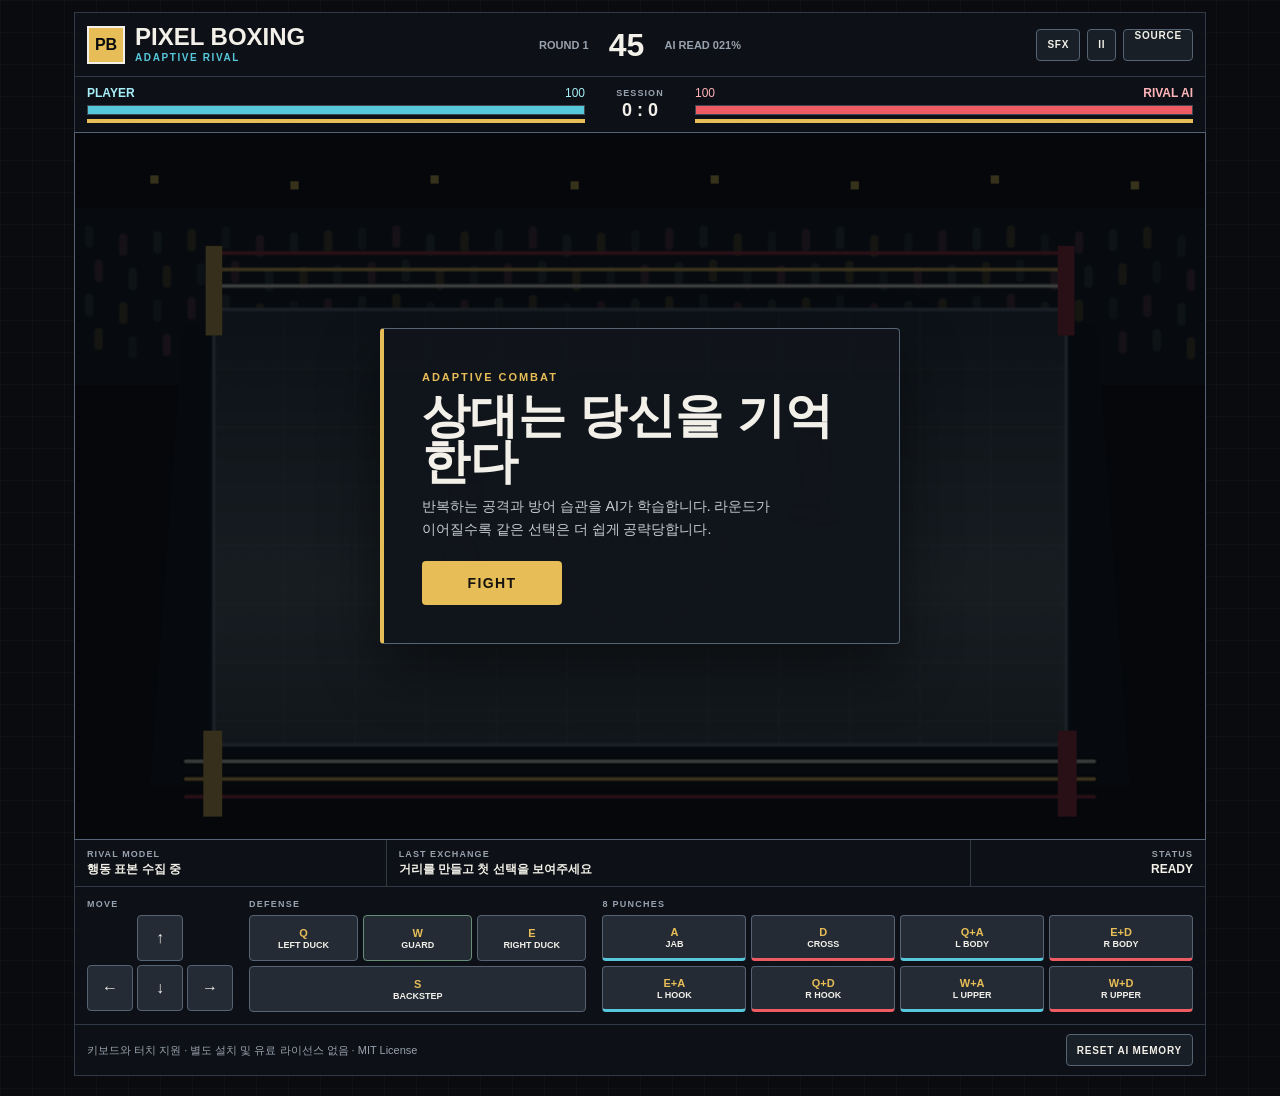
<file: pixel-boxing/index.html>
<!doctype html>
<html lang="ko">
<head>
  <meta charset="utf-8">
  <meta name="viewport" content="width=device-width, initial-scale=1, viewport-fit=cover">
  <meta name="theme-color" content="#090b0f">
  <meta name="description" content="플레이어의 습관을 학습하며 라운드마다 강해지는 AI 복서와 싸우는 브라우저 액션 게임">
  <title>Pixel Boxing: Adaptive Rival</title>
  <link rel="stylesheet" href="styles.css">
</head>
<body>
  <main class="game-shell">
    <header class="broadcast-bar">
      <div class="brand-lockup">
        <span class="brand-mark" aria-hidden="true">PB</span>
        <div>
          <h1>Pixel Boxing</h1>
          <p>Adaptive Rival</p>
        </div>
      </div>

      <div class="round-readout" aria-live="polite">
        <span id="roundLabel">ROUND 1</span>
        <strong id="timerLabel">45</strong>
        <span id="aiReadLabel">AI READ 012%</span>
      </div>

      <div class="header-actions">
        <button class="icon-button" id="soundButton" type="button" aria-label="사운드 끄기" title="사운드 켜기/끄기">SFX</button>
        <button class="icon-button" id="pauseButton" type="button" aria-label="일시정지" title="일시정지">II</button>
        <a class="repo-link" href="https://github.com/acertainromance401/GAME" target="_blank" rel="noreferrer">SOURCE</a>
      </div>
    </header>

    <section class="fight-hud" aria-label="경기 상태">
      <div class="fighter-status player-status">
        <div class="status-line">
          <strong>PLAYER</strong>
          <span id="playerHpText">100</span>
        </div>
        <div class="meter hp-meter"><span id="playerHpBar"></span></div>
        <div class="meter stamina-meter"><span id="playerStaminaBar"></span></div>
      </div>

      <div class="session-score">
        <span>SESSION</span>
        <strong><b id="playerScore">0</b> : <b id="enemyScore">0</b></strong>
      </div>

      <div class="fighter-status enemy-status">
        <div class="status-line">
          <span id="enemyHpText">100</span>
          <strong>RIVAL AI</strong>
        </div>
        <div class="meter hp-meter"><span id="enemyHpBar"></span></div>
        <div class="meter stamina-meter"><span id="enemyStaminaBar"></span></div>
      </div>
    </section>

    <section class="arena-stage" aria-label="Pixel Boxing 경기장">
      <canvas id="gameCanvas" width="960" height="600" tabindex="0" aria-label="복싱 게임 캔버스"></canvas>

      <div class="fight-overlay is-visible" id="fightOverlay" role="dialog" aria-modal="true" aria-labelledby="overlayTitle">
        <div class="overlay-panel">
          <span class="overlay-kicker" id="overlayKicker">ADAPTIVE COMBAT</span>
          <h2 id="overlayTitle">상대는 당신을 기억한다</h2>
          <p id="overlayText">반복하는 공격과 방어 습관을 AI가 학습합니다. 라운드가 이어질수록 같은 선택은 더 쉽게 공략당합니다.</p>
          <button class="primary-action" id="overlayButton" type="button">FIGHT</button>
        </div>
      </div>

      <div class="impact-message" id="impactMessage" aria-live="assertive"></div>
    </section>

    <section class="tactical-strip" aria-label="AI 분석 상태">
      <div class="readout-block">
        <span class="readout-label">RIVAL MODEL</span>
        <strong id="modelLabel">관찰 시작 전</strong>
      </div>
      <div class="readout-block center-readout">
        <span class="readout-label">LAST EXCHANGE</span>
        <strong id="exchangeLabel">거리를 만들고 첫 선택을 보여주세요</strong>
      </div>
      <div class="readout-block right-readout">
        <span class="readout-label">STATUS</span>
        <strong id="statusLabel">READY</strong>
      </div>
    </section>

    <section class="controls-panel" aria-label="게임 조작">
      <div class="control-group movement-controls">
        <span class="group-label">MOVE</span>
        <div class="dpad">
          <button class="control-button dpad-up" data-hold="up" type="button" aria-label="위로 이동">&uarr;</button>
          <button class="control-button dpad-left" data-hold="left" type="button" aria-label="왼쪽 이동">&larr;</button>
          <button class="control-button dpad-down" data-hold="down" type="button" aria-label="아래로 이동">&darr;</button>
          <button class="control-button dpad-right" data-hold="right" type="button" aria-label="오른쪽 이동">&rarr;</button>
        </div>
      </div>

      <div class="control-group defense-controls">
        <span class="group-label">DEFENSE</span>
        <div class="defense-grid">
          <button class="control-button defense-button" data-action="duck_left" type="button"><kbd>Q</kbd><span>LEFT DUCK</span></button>
          <button class="control-button defense-button guard-button" data-hold="guard" type="button"><kbd>W</kbd><span>GUARD</span></button>
          <button class="control-button defense-button" data-action="duck_right" type="button"><kbd>E</kbd><span>RIGHT DUCK</span></button>
          <button class="control-button defense-button wide-control" data-action="backstep" type="button"><kbd>S</kbd><span>BACKSTEP</span></button>
        </div>
      </div>

      <div class="control-group attack-controls">
        <span class="group-label">8 PUNCHES</span>
        <div class="attack-grid">
          <button class="control-button attack-button lead" data-action="jab" type="button"><kbd>A</kbd><span>JAB</span></button>
          <button class="control-button attack-button rear" data-action="cross" type="button"><kbd>D</kbd><span>CROSS</span></button>
          <button class="control-button attack-button lead" data-action="left_body" type="button"><kbd>Q+A</kbd><span>L BODY</span></button>
          <button class="control-button attack-button rear" data-action="right_body" type="button"><kbd>E+D</kbd><span>R BODY</span></button>
          <button class="control-button attack-button lead" data-action="left_hook" type="button"><kbd>E+A</kbd><span>L HOOK</span></button>
          <button class="control-button attack-button rear" data-action="right_hook" type="button"><kbd>Q+D</kbd><span>R HOOK</span></button>
          <button class="control-button attack-button lead" data-action="left_uppercut" type="button"><kbd>W+A</kbd><span>L UPPER</span></button>
          <button class="control-button attack-button rear" data-action="right_uppercut" type="button"><kbd>W+D</kbd><span>R UPPER</span></button>
        </div>
      </div>
    </section>

    <footer class="submission-footer">
      <p>키보드와 터치 지원 · 별도 설치 및 유료 라이선스 없음 · MIT License</p>
      <button id="resetLearningButton" type="button">RESET AI MEMORY</button>
    </footer>
  </main>

  <script src="game.js" defer></script>
</body>
</html>
</file>
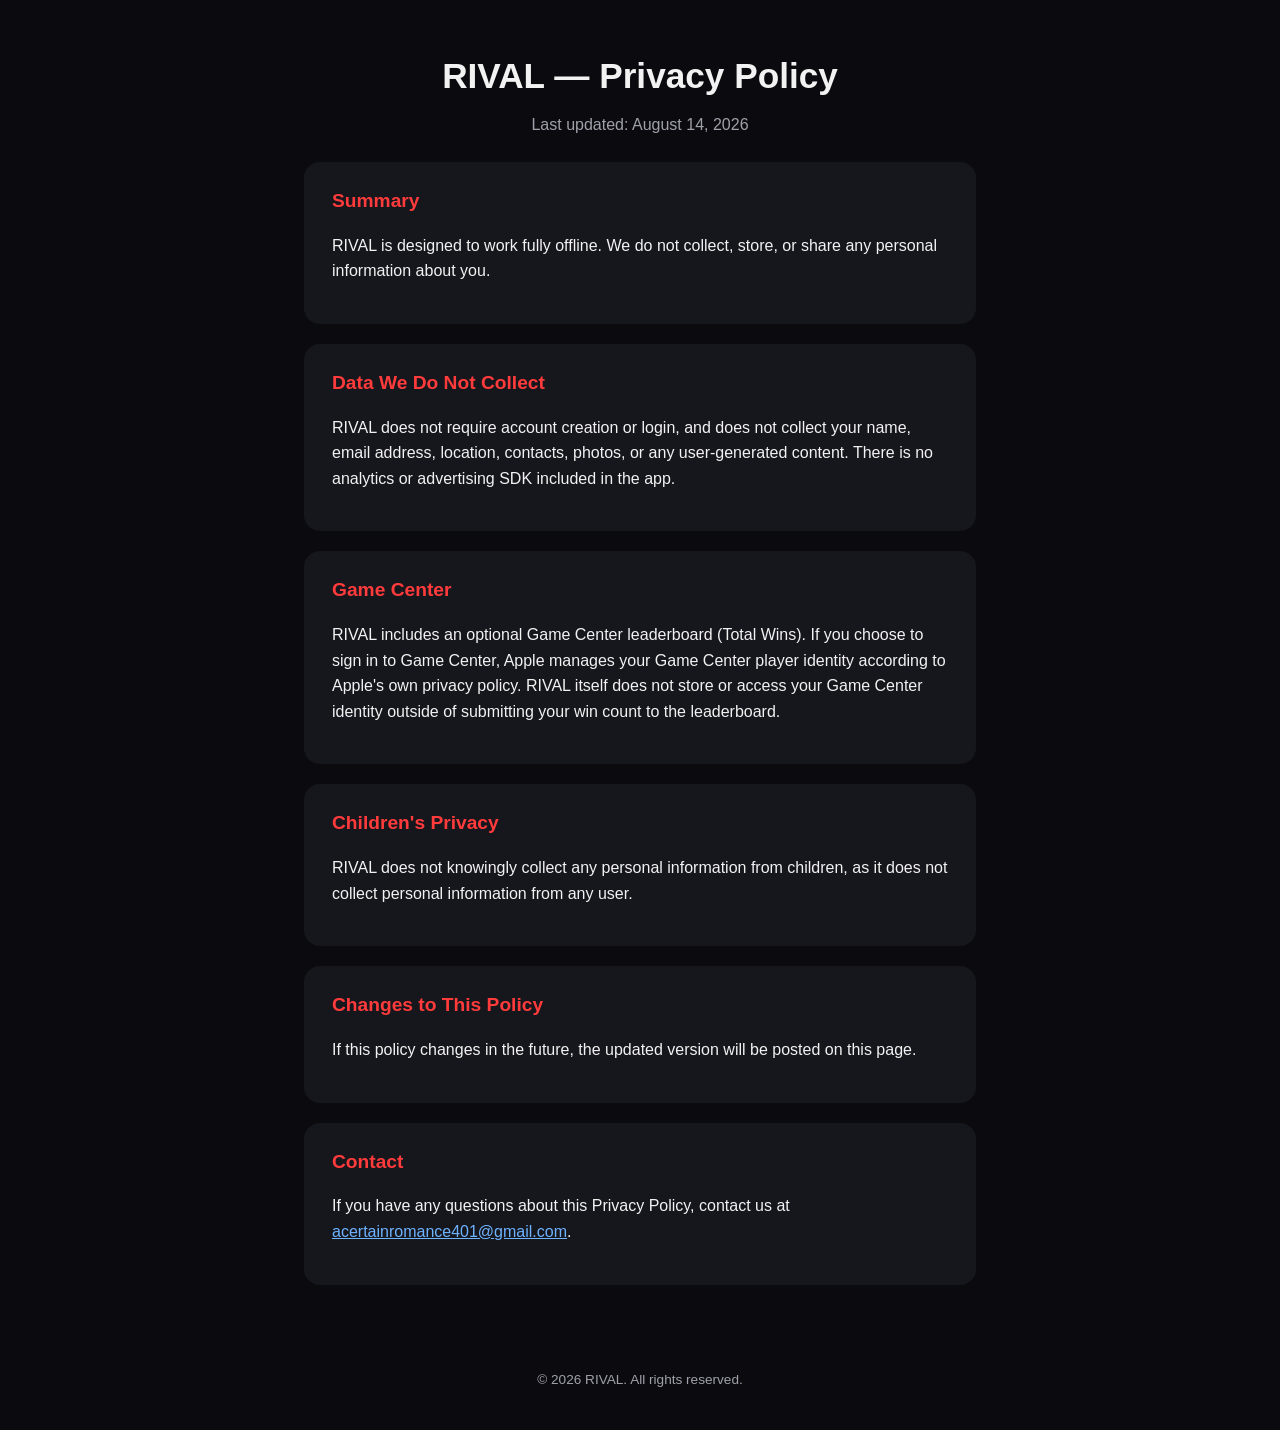
<file: docs/privacy/index.html>
<!DOCTYPE html>
<html lang="en">
<head>
<meta charset="UTF-8">
<meta name="viewport" content="width=device-width, initial-scale=1.0">
<title>RIVAL — Privacy Policy</title>
<style>
  :root {
    --bg: #0b0b0f;
    --card: #16161d;
    --accent: #ff3b3b;
    --text: #f2f2f2;
    --muted: #a0a0ab;
  }
  * { box-sizing: border-box; }
  body {
    margin: 0;
    font-family: -apple-system, BlinkMacSystemFont, "Segoe UI", Roboto, Helvetica, Arial, sans-serif;
    background: var(--bg);
    color: var(--text);
    line-height: 1.6;
  }
  header {
    padding: 48px 24px 24px;
    text-align: center;
  }
  header h1 {
    font-size: 2.2rem;
    margin: 0 0 8px;
  }
  header p {
    color: var(--muted);
    margin: 0;
  }
  main {
    max-width: 720px;
    margin: 0 auto;
    padding: 0 24px 64px;
  }
  section {
    background: var(--card);
    border-radius: 16px;
    padding: 24px 28px;
    margin-bottom: 20px;
  }
  h2 {
    font-size: 1.2rem;
    margin-top: 0;
    color: var(--accent);
  }
  a { color: #6db3ff; }
  footer {
    text-align: center;
    color: var(--muted);
    font-size: 0.85rem;
    padding-bottom: 40px;
  }
</style>
</head>
<body>
  <header>
    <h1>RIVAL — Privacy Policy</h1>
    <p>Last updated: August 14, 2026</p>
  </header>
  <main>
    <section>
      <h2>Summary</h2>
      <p>RIVAL is designed to work fully offline. We do not collect, store, or share any personal information about you.</p>
    </section>

    <section>
      <h2>Data We Do Not Collect</h2>
      <p>RIVAL does not require account creation or login, and does not collect your name, email address, location, contacts, photos, or any user-generated content. There is no analytics or advertising SDK included in the app.</p>
    </section>

    <section>
      <h2>Game Center</h2>
      <p>RIVAL includes an optional Game Center leaderboard (Total Wins). If you choose to sign in to Game Center, Apple manages your Game Center player identity according to Apple's own privacy policy. RIVAL itself does not store or access your Game Center identity outside of submitting your win count to the leaderboard.</p>
    </section>

    <section>
      <h2>Children's Privacy</h2>
      <p>RIVAL does not knowingly collect any personal information from children, as it does not collect personal information from any user.</p>
    </section>

    <section>
      <h2>Changes to This Policy</h2>
      <p>If this policy changes in the future, the updated version will be posted on this page.</p>
    </section>

    <section>
      <h2>Contact</h2>
      <p>If you have any questions about this Privacy Policy, contact us at <a href="mailto:acertainromance401@gmail.com">acertainromance401@gmail.com</a>.</p>
    </section>
  </main>
  <footer>
    &copy; 2026 RIVAL. All rights reserved.
  </footer>
</body>
</html>
</file>
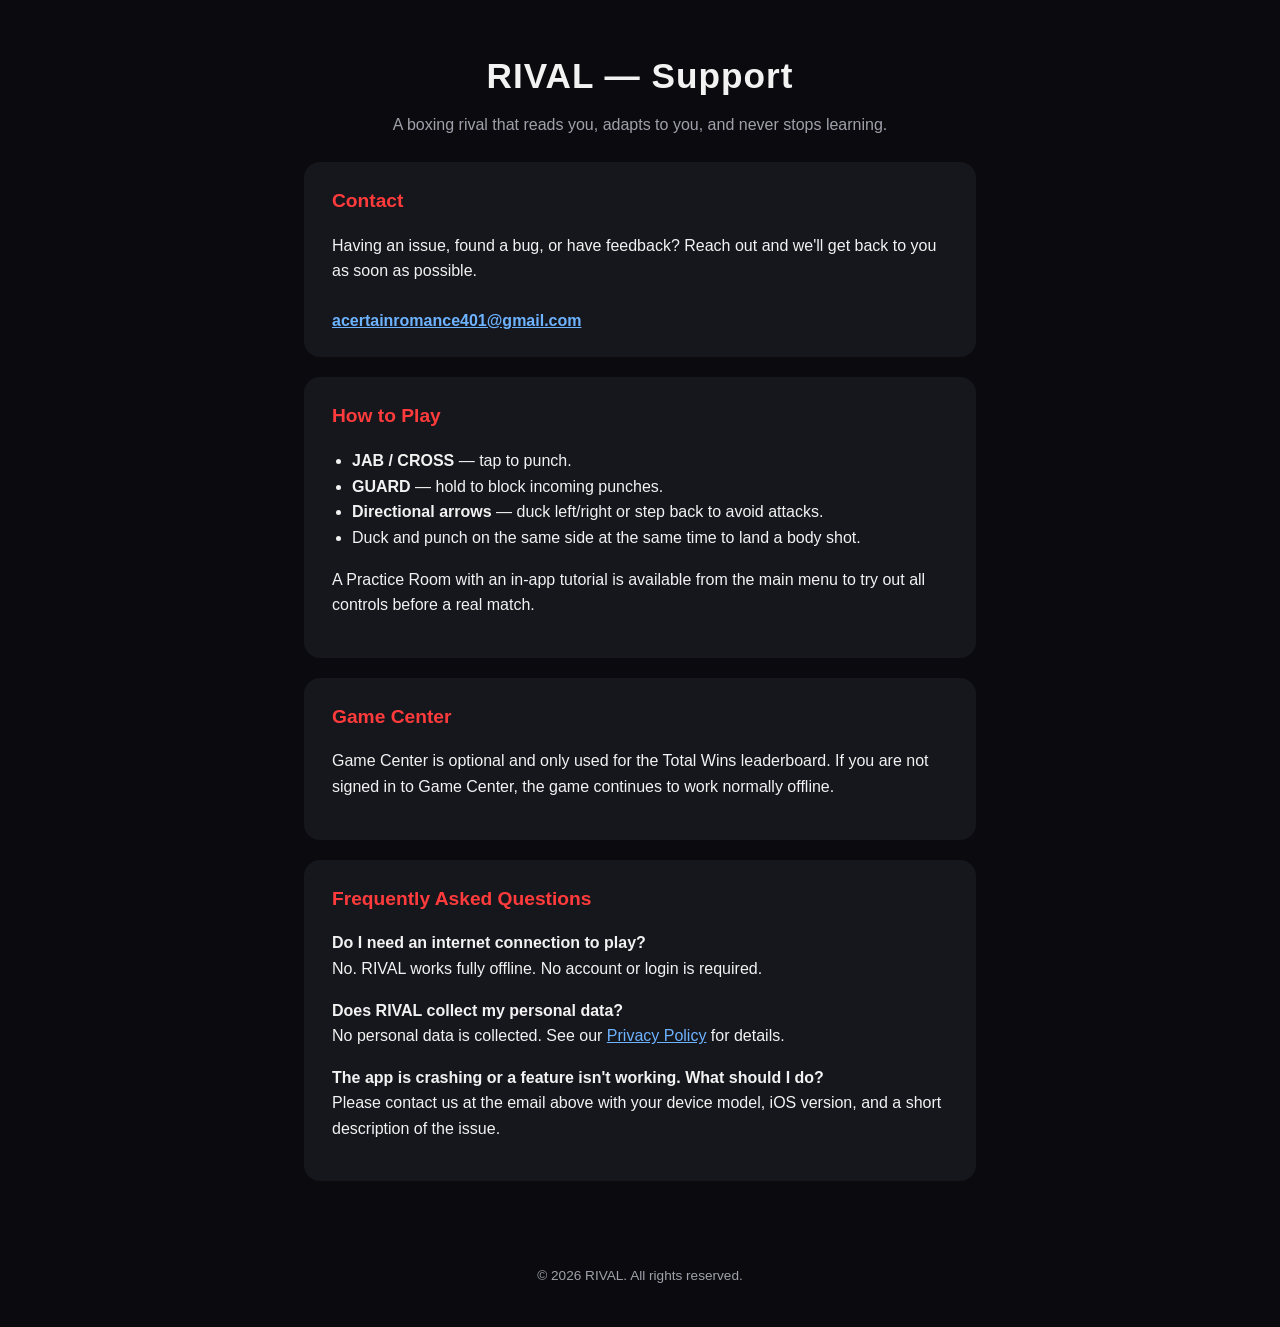
<file: docs/support/index.html>
<!DOCTYPE html>
<html lang="en">
<head>
<meta charset="UTF-8">
<meta name="viewport" content="width=device-width, initial-scale=1.0">
<title>RIVAL — Support</title>
<style>
  :root {
    --bg: #0b0b0f;
    --card: #16161d;
    --accent: #ff3b3b;
    --text: #f2f2f2;
    --muted: #a0a0ab;
  }
  * { box-sizing: border-box; }
  body {
    margin: 0;
    font-family: -apple-system, BlinkMacSystemFont, "Segoe UI", Roboto, Helvetica, Arial, sans-serif;
    background: var(--bg);
    color: var(--text);
    line-height: 1.6;
  }
  header {
    padding: 48px 24px 24px;
    text-align: center;
  }
  header h1 {
    font-size: 2.2rem;
    margin: 0 0 8px;
    letter-spacing: 1px;
  }
  header p {
    color: var(--muted);
    margin: 0;
  }
  main {
    max-width: 720px;
    margin: 0 auto;
    padding: 0 24px 64px;
  }
  section {
    background: var(--card);
    border-radius: 16px;
    padding: 24px 28px;
    margin-bottom: 20px;
  }
  h2 {
    font-size: 1.2rem;
    margin-top: 0;
    color: var(--accent);
  }
  a { color: #6db3ff; }
  .contact {
    display: inline-block;
    margin-top: 8px;
    font-weight: 600;
  }
  footer {
    text-align: center;
    color: var(--muted);
    font-size: 0.85rem;
    padding-bottom: 40px;
  }
  ul { padding-left: 20px; }
</style>
</head>
<body>
  <header>
    <h1>RIVAL — Support</h1>
    <p>A boxing rival that reads you, adapts to you, and never stops learning.</p>
  </header>
  <main>
    <section>
      <h2>Contact</h2>
      <p>Having an issue, found a bug, or have feedback? Reach out and we'll get back to you as soon as possible.</p>
      <a class="contact" href="mailto:acertainromance401@gmail.com">acertainromance401@gmail.com</a>
    </section>

    <section>
      <h2>How to Play</h2>
      <ul>
        <li><strong>JAB / CROSS</strong> — tap to punch.</li>
        <li><strong>GUARD</strong> — hold to block incoming punches.</li>
        <li><strong>Directional arrows</strong> — duck left/right or step back to avoid attacks.</li>
        <li>Duck and punch on the same side at the same time to land a body shot.</li>
      </ul>
      <p>A Practice Room with an in-app tutorial is available from the main menu to try out all controls before a real match.</p>
    </section>

    <section>
      <h2>Game Center</h2>
      <p>Game Center is optional and only used for the Total Wins leaderboard. If you are not signed in to Game Center, the game continues to work normally offline.</p>
    </section>

    <section>
      <h2>Frequently Asked Questions</h2>
      <p><strong>Do I need an internet connection to play?</strong><br>
      No. RIVAL works fully offline. No account or login is required.</p>
      <p><strong>Does RIVAL collect my personal data?</strong><br>
      No personal data is collected. See our <a href="../privacy/index.html">Privacy Policy</a> for details.</p>
      <p><strong>The app is crashing or a feature isn't working. What should I do?</strong><br>
      Please contact us at the email above with your device model, iOS version, and a short description of the issue.</p>
    </section>
  </main>
  <footer>
    &copy; 2026 RIVAL. All rights reserved.
  </footer>
</body>
</html>
</file>
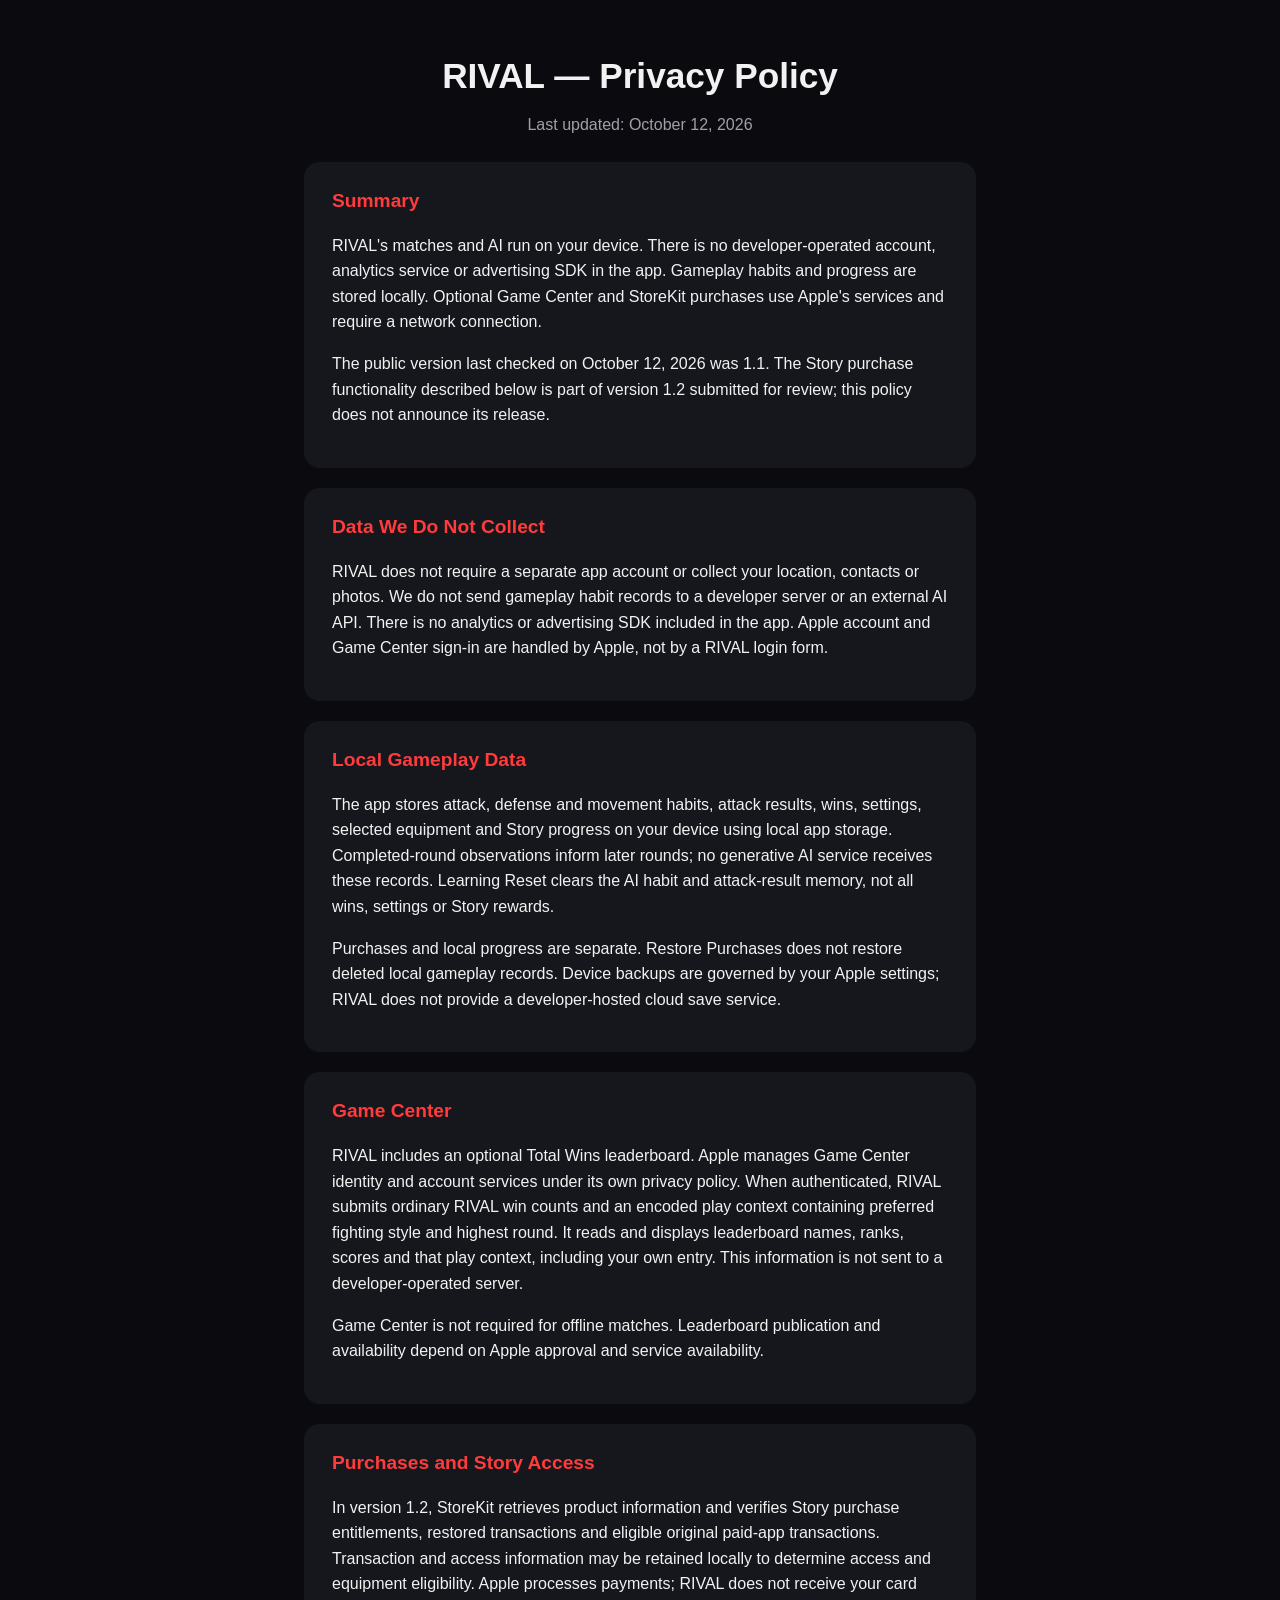
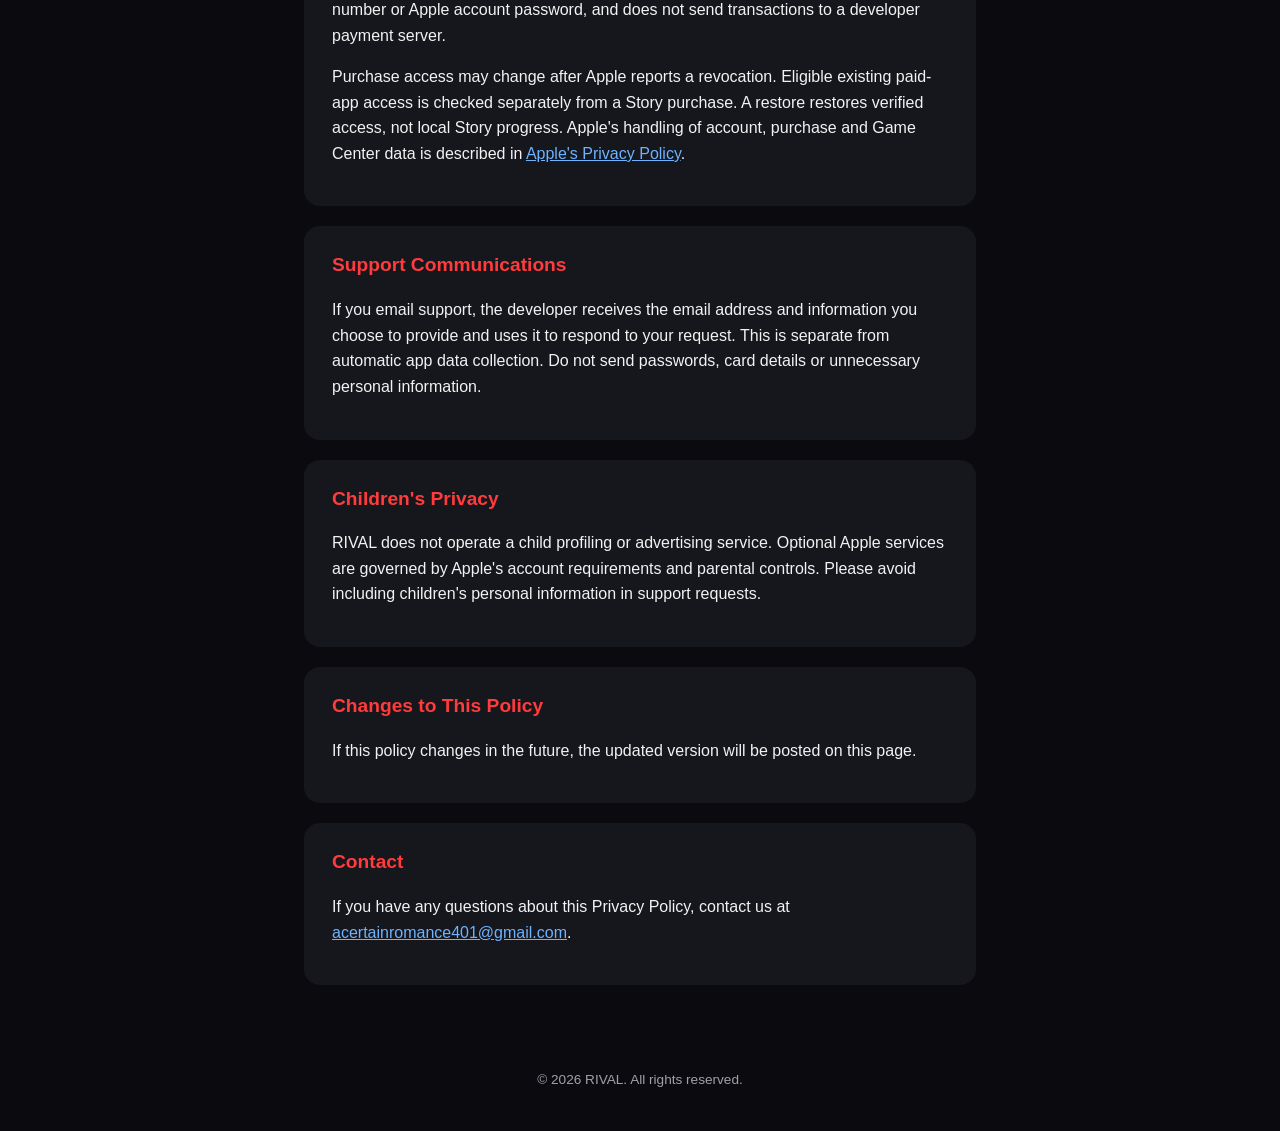
<file: pixel-boxing/privacy/index.html>
<!DOCTYPE html>
<html lang="en">
<head>
<meta charset="UTF-8">
<meta name="viewport" content="width=device-width, initial-scale=1.0">
<title>RIVAL — Privacy Policy</title>
<style>
  :root {
    --bg: #0b0b0f;
    --card: #16161d;
    --accent: #ff3b3b;
    --text: #f2f2f2;
    --muted: #a0a0ab;
  }
  * { box-sizing: border-box; }
  body {
    margin: 0;
    font-family: -apple-system, BlinkMacSystemFont, "Segoe UI", Roboto, Helvetica, Arial, sans-serif;
    background: var(--bg);
    color: var(--text);
    line-height: 1.6;
  }
  header {
    padding: 48px 24px 24px;
    text-align: center;
  }
  header h1 {
    font-size: 2.2rem;
    margin: 0 0 8px;
  }
  header p {
    color: var(--muted);
    margin: 0;
  }
  main {
    max-width: 720px;
    margin: 0 auto;
    padding: 0 24px 64px;
  }
  section {
    background: var(--card);
    border-radius: 16px;
    padding: 24px 28px;
    margin-bottom: 20px;
  }
  h2 {
    font-size: 1.2rem;
    margin-top: 0;
    color: var(--accent);
  }
  a { color: #6db3ff; }
  footer {
    text-align: center;
    color: var(--muted);
    font-size: 0.85rem;
    padding-bottom: 40px;
  }
</style>
</head>
<body>
  <header>
    <h1>RIVAL — Privacy Policy</h1>
    <p>Last updated: October 12, 2026</p>
  </header>
  <main>
    <section>
      <h2>Summary</h2>
      <p>RIVAL's matches and AI run on your device. There is no developer-operated account, analytics service or advertising SDK in the app. Gameplay habits and progress are stored locally. Optional Game Center and StoreKit purchases use Apple's services and require a network connection.</p>
      <p>The public version last checked on October 12, 2026 was 1.1. The Story purchase functionality described below is part of version 1.2 submitted for review; this policy does not announce its release.</p>
    </section>

    <section>
      <h2>Data We Do Not Collect</h2>
      <p>RIVAL does not require a separate app account or collect your location, contacts or photos. We do not send gameplay habit records to a developer server or an external AI API. There is no analytics or advertising SDK included in the app. Apple account and Game Center sign-in are handled by Apple, not by a RIVAL login form.</p>
    </section>

    <section>
      <h2>Local Gameplay Data</h2>
      <p>The app stores attack, defense and movement habits, attack results, wins, settings, selected equipment and Story progress on your device using local app storage. Completed-round observations inform later rounds; no generative AI service receives these records. Learning Reset clears the AI habit and attack-result memory, not all wins, settings or Story rewards.</p>
      <p>Purchases and local progress are separate. Restore Purchases does not restore deleted local gameplay records. Device backups are governed by your Apple settings; RIVAL does not provide a developer-hosted cloud save service.</p>
    </section>

    <section>
      <h2>Game Center</h2>
      <p>RIVAL includes an optional Total Wins leaderboard. Apple manages Game Center identity and account services under its own privacy policy. When authenticated, RIVAL submits ordinary RIVAL win counts and an encoded play context containing preferred fighting style and highest round. It reads and displays leaderboard names, ranks, scores and that play context, including your own entry. This information is not sent to a developer-operated server.</p>
      <p>Game Center is not required for offline matches. Leaderboard publication and availability depend on Apple approval and service availability.</p>
    </section>

    <section>
      <h2>Purchases and Story Access</h2>
      <p>In version 1.2, StoreKit retrieves product information and verifies Story purchase entitlements, restored transactions and eligible original paid-app transactions. Transaction and access information may be retained locally to determine access and equipment eligibility. Apple processes payments; RIVAL does not receive your card number or Apple account password, and does not send transactions to a developer payment server.</p>
      <p>Purchase access may change after Apple reports a revocation. Eligible existing paid-app access is checked separately from a Story purchase. A restore restores verified access, not local Story progress. Apple's handling of account, purchase and Game Center data is described in <a href="https://www.apple.com/legal/privacy/">Apple's Privacy Policy</a>.</p>
    </section>

    <section>
      <h2>Support Communications</h2>
      <p>If you email support, the developer receives the email address and information you choose to provide and uses it to respond to your request. This is separate from automatic app data collection. Do not send passwords, card details or unnecessary personal information.</p>
    </section>

    <section>
      <h2>Children's Privacy</h2>
      <p>RIVAL does not operate a child profiling or advertising service. Optional Apple services are governed by Apple's account requirements and parental controls. Please avoid including children's personal information in support requests.</p>
    </section>

    <section>
      <h2>Changes to This Policy</h2>
      <p>If this policy changes in the future, the updated version will be posted on this page.</p>
    </section>

    <section>
      <h2>Contact</h2>
      <p>If you have any questions about this Privacy Policy, contact us at <a href="mailto:acertainromance401@gmail.com">acertainromance401@gmail.com</a>.</p>
    </section>
  </main>
  <footer>
    &copy; 2026 RIVAL. All rights reserved.
  </footer>
</body>
</html>
</file>
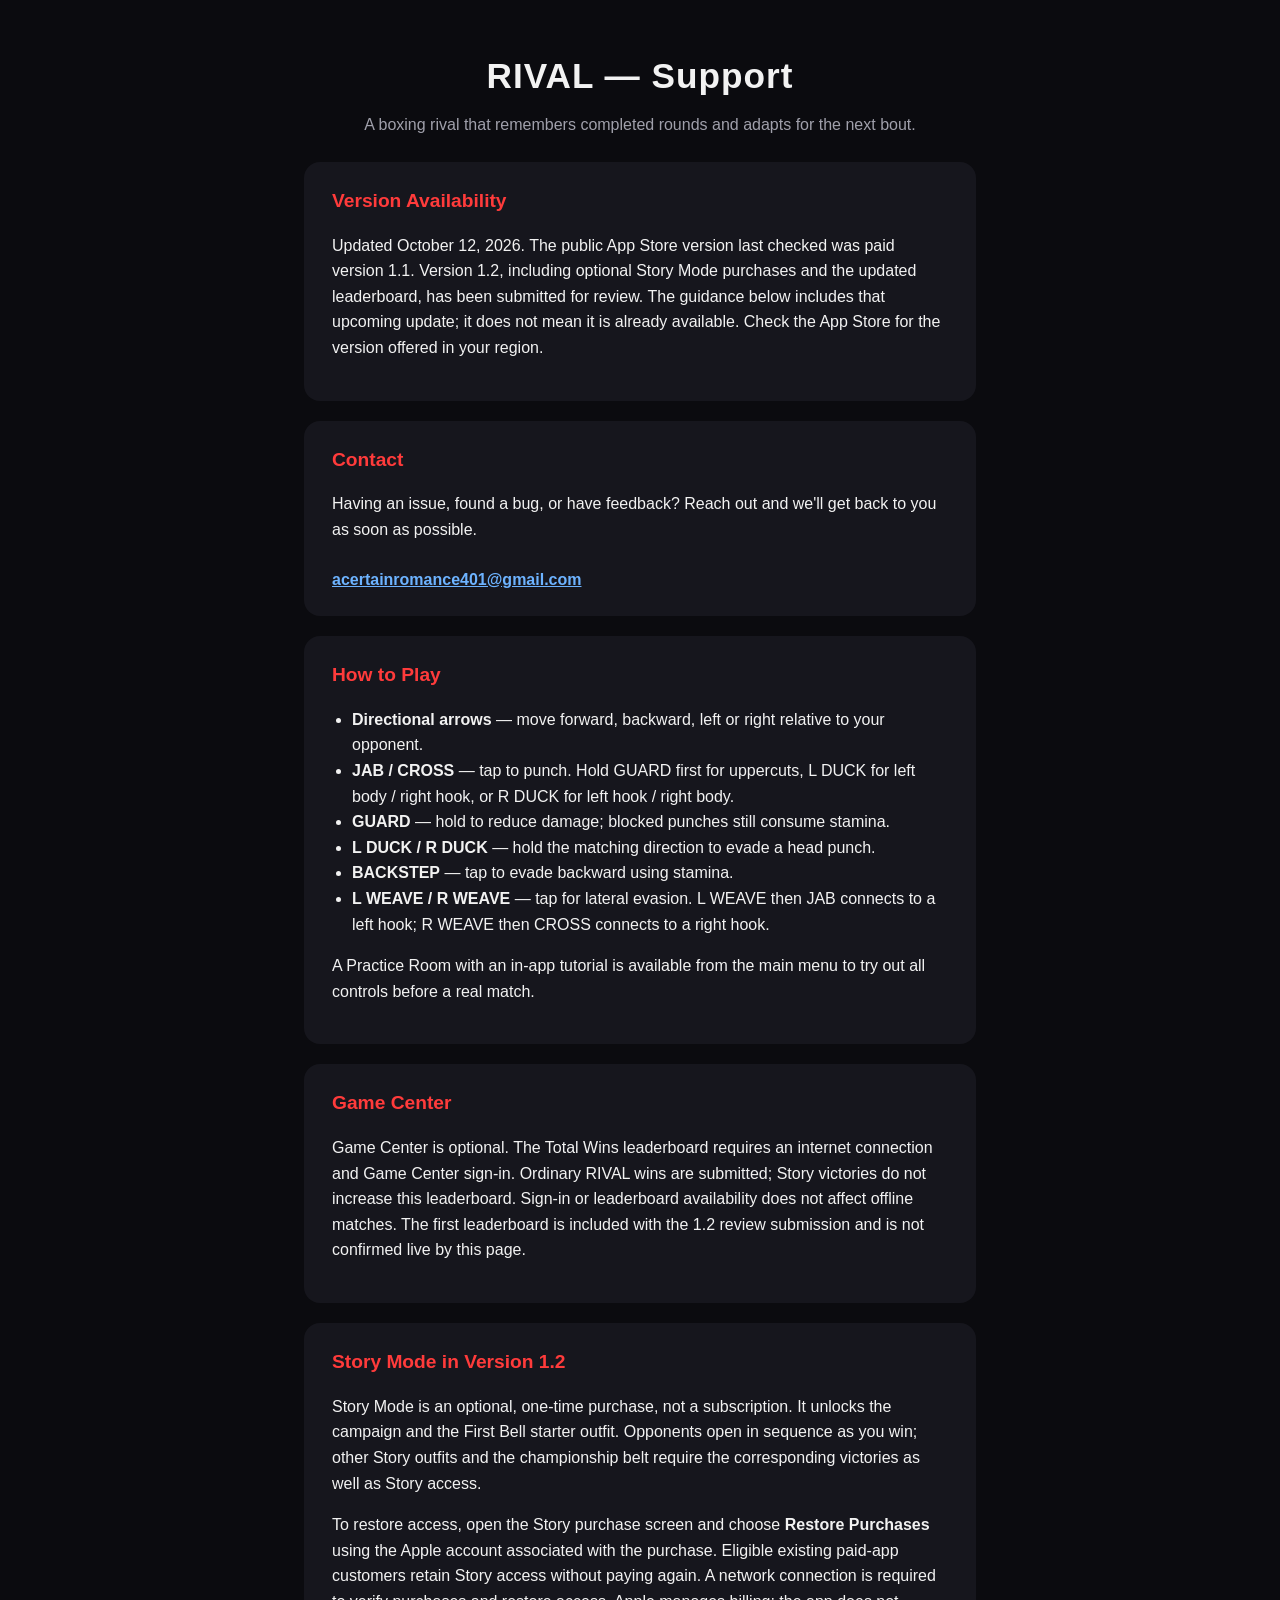
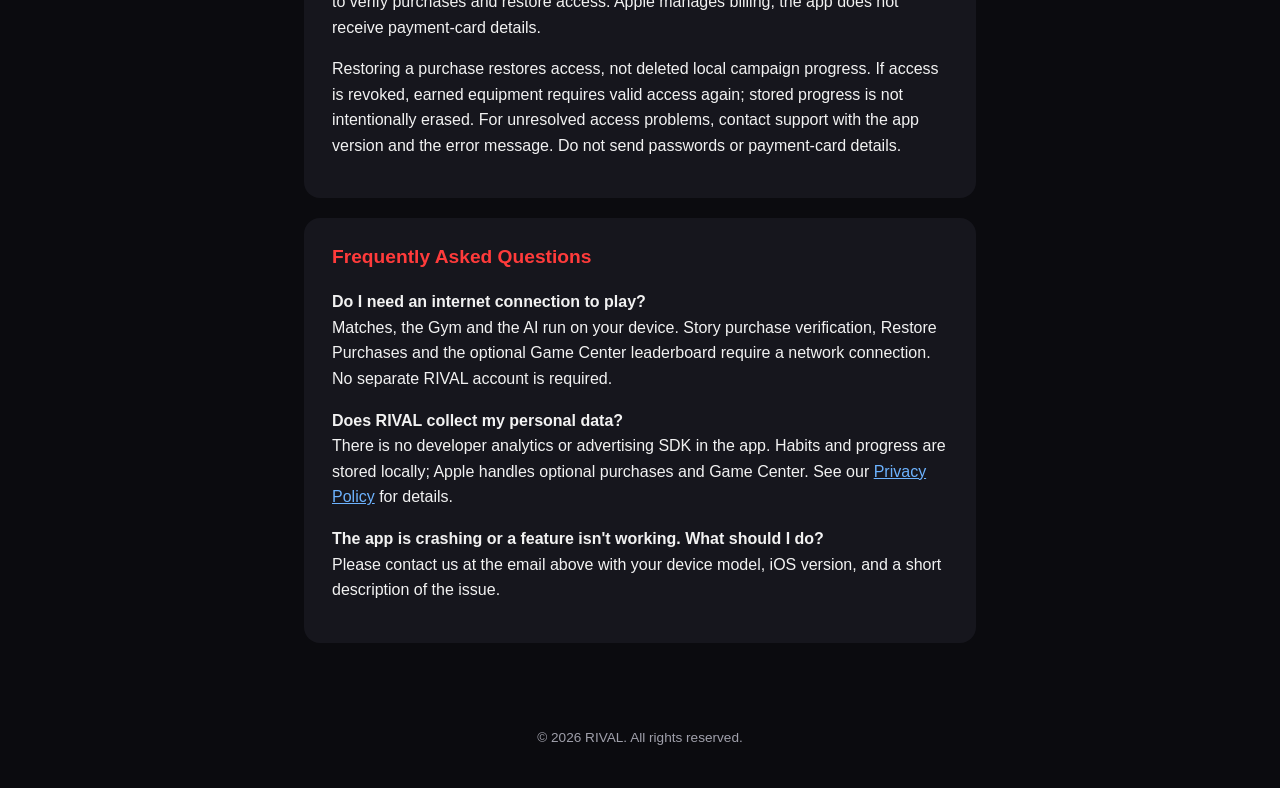
<file: pixel-boxing/support/index.html>
<!DOCTYPE html>
<html lang="en">
<head>
<meta charset="UTF-8">
<meta name="viewport" content="width=device-width, initial-scale=1.0">
<title>RIVAL — Support</title>
<style>
  :root {
    --bg: #0b0b0f;
    --card: #16161d;
    --accent: #ff3b3b;
    --text: #f2f2f2;
    --muted: #a0a0ab;
  }
  * { box-sizing: border-box; }
  body {
    margin: 0;
    font-family: -apple-system, BlinkMacSystemFont, "Segoe UI", Roboto, Helvetica, Arial, sans-serif;
    background: var(--bg);
    color: var(--text);
    line-height: 1.6;
  }
  header {
    padding: 48px 24px 24px;
    text-align: center;
  }
  header h1 {
    font-size: 2.2rem;
    margin: 0 0 8px;
    letter-spacing: 1px;
  }
  header p {
    color: var(--muted);
    margin: 0;
  }
  main {
    max-width: 720px;
    margin: 0 auto;
    padding: 0 24px 64px;
  }
  section {
    background: var(--card);
    border-radius: 16px;
    padding: 24px 28px;
    margin-bottom: 20px;
  }
  h2 {
    font-size: 1.2rem;
    margin-top: 0;
    color: var(--accent);
  }
  a { color: #6db3ff; }
  .contact {
    display: inline-block;
    margin-top: 8px;
    font-weight: 600;
  }
  footer {
    text-align: center;
    color: var(--muted);
    font-size: 0.85rem;
    padding-bottom: 40px;
  }
  ul { padding-left: 20px; }
</style>
</head>
<body>
  <header>
    <h1>RIVAL — Support</h1>
    <p>A boxing rival that remembers completed rounds and adapts for the next bout.</p>
  </header>
  <main>
    <section>
      <h2>Version Availability</h2>
      <p>Updated October 12, 2026. The public App Store version last checked was paid version 1.1. Version 1.2, including optional Story Mode purchases and the updated leaderboard, has been submitted for review. The guidance below includes that upcoming update; it does not mean it is already available. Check the App Store for the version offered in your region.</p>
    </section>
    <section>
      <h2>Contact</h2>
      <p>Having an issue, found a bug, or have feedback? Reach out and we'll get back to you as soon as possible.</p>
      <a class="contact" href="mailto:acertainromance401@gmail.com">acertainromance401@gmail.com</a>
    </section>

    <section>
      <h2>How to Play</h2>
      <ul>
        <li><strong>Directional arrows</strong> — move forward, backward, left or right relative to your opponent.</li>
        <li><strong>JAB / CROSS</strong> — tap to punch. Hold GUARD first for uppercuts, L DUCK for left body / right hook, or R DUCK for left hook / right body.</li>
        <li><strong>GUARD</strong> — hold to reduce damage; blocked punches still consume stamina.</li>
        <li><strong>L DUCK / R DUCK</strong> — hold the matching direction to evade a head punch.</li>
        <li><strong>BACKSTEP</strong> — tap to evade backward using stamina.</li>
        <li><strong>L WEAVE / R WEAVE</strong> — tap for lateral evasion. L WEAVE then JAB connects to a left hook; R WEAVE then CROSS connects to a right hook.</li>
      </ul>
      <p>A Practice Room with an in-app tutorial is available from the main menu to try out all controls before a real match.</p>
    </section>

    <section>
      <h2>Game Center</h2>
      <p>Game Center is optional. The Total Wins leaderboard requires an internet connection and Game Center sign-in. Ordinary RIVAL wins are submitted; Story victories do not increase this leaderboard. Sign-in or leaderboard availability does not affect offline matches. The first leaderboard is included with the 1.2 review submission and is not confirmed live by this page.</p>
    </section>

    <section>
      <h2>Story Mode in Version 1.2</h2>
      <p>Story Mode is an optional, one-time purchase, not a subscription. It unlocks the campaign and the First Bell starter outfit. Opponents open in sequence as you win; other Story outfits and the championship belt require the corresponding victories as well as Story access.</p>
      <p>To restore access, open the Story purchase screen and choose <strong>Restore Purchases</strong> using the Apple account associated with the purchase. Eligible existing paid-app customers retain Story access without paying again. A network connection is required to verify purchases and restore access. Apple manages billing; the app does not receive payment-card details.</p>
      <p>Restoring a purchase restores access, not deleted local campaign progress. If access is revoked, earned equipment requires valid access again; stored progress is not intentionally erased. For unresolved access problems, contact support with the app version and the error message. Do not send passwords or payment-card details.</p>
    </section>

    <section>
      <h2>Frequently Asked Questions</h2>
      <p><strong>Do I need an internet connection to play?</strong><br>
      Matches, the Gym and the AI run on your device. Story purchase verification, Restore Purchases and the optional Game Center leaderboard require a network connection. No separate RIVAL account is required.</p>
      <p><strong>Does RIVAL collect my personal data?</strong><br>
      There is no developer analytics or advertising SDK in the app. Habits and progress are stored locally; Apple handles optional purchases and Game Center. See our <a href="../privacy/index.html">Privacy Policy</a> for details.</p>
      <p><strong>The app is crashing or a feature isn't working. What should I do?</strong><br>
      Please contact us at the email above with your device model, iOS version, and a short description of the issue.</p>
    </section>
  </main>
  <footer>
    &copy; 2026 RIVAL. All rights reserved.
  </footer>
</body>
</html>
</file>
<file: pixel-boxing/styles.css>
:root {
  color-scheme: dark;
  --ink: #090b0f;
  --surface: #12161c;
  --surface-raised: #191f27;
  --line: #303945;
  --line-bright: #566374;
  --paper: #f2f0e9;
  --muted: #98a2ae;
  --cyan: #57c8dc;
  --red: #ef5b62;
  --gold: #e7bd57;
  --control-size: 46px;
}

* { box-sizing: border-box; }

html {
  min-width: 320px;
  min-height: 100%;
  background: var(--ink);
}

body {
  min-height: 100vh;
  margin: 0;
  color: var(--paper);
  font-family: "Avenir Next Condensed", "DIN Condensed", "Arial Narrow", sans-serif;
  letter-spacing: 0;
  background-color: var(--ink);
  background-image:
    linear-gradient(rgba(255, 255, 255, 0.025) 1px, transparent 1px),
    linear-gradient(90deg, rgba(255, 255, 255, 0.018) 1px, transparent 1px);
  background-size: 32px 32px;
}

button, a { font: inherit; }
button { color: inherit; }

button:focus-visible,
a:focus-visible,
canvas:focus-visible {
  outline: 2px solid var(--gold);
  outline-offset: 3px;
}

.game-shell {
  width: min(1180px, 100%);
  min-height: 100vh;
  margin: 0 auto;
  padding: 12px clamp(10px, 2vw, 24px) 20px;
}

.broadcast-bar,
.fight-hud,
.tactical-strip,
.controls-panel,
.submission-footer {
  border: 1px solid var(--line);
  background: rgba(14, 17, 22, 0.96);
}

.broadcast-bar {
  min-height: 64px;
  display: grid;
  grid-template-columns: 1fr auto 1fr;
  align-items: center;
  padding: 8px 12px;
  border-bottom: 0;
}

.brand-lockup { display: flex; align-items: center; gap: 10px; }

.brand-mark {
  width: 38px;
  height: 38px;
  display: grid;
  place-items: center;
  color: var(--ink);
  background: var(--gold);
  border: 2px solid var(--paper);
  font-weight: 900;
  font-size: 16px;
}

.brand-lockup h1,
.brand-lockup p { margin: 0; text-transform: uppercase; }

.brand-lockup h1 {
  font-size: clamp(17px, 2.4vw, 24px);
  line-height: 0.92;
  font-weight: 900;
}

.brand-lockup p {
  margin-top: 4px;
  color: var(--cyan);
  font-size: 10px;
  font-weight: 800;
  letter-spacing: 0.16em;
}

.round-readout {
  display: grid;
  grid-template-columns: auto auto auto;
  align-items: center;
  gap: 14px;
  font-size: 11px;
  font-weight: 800;
  color: var(--muted);
}

.round-readout strong {
  min-width: 48px;
  color: var(--paper);
  font-size: 32px;
  line-height: 1;
  text-align: center;
  font-variant-numeric: tabular-nums;
}

.header-actions { display: flex; justify-content: flex-end; align-items: center; gap: 7px; }

.icon-button,
.repo-link,
.submission-footer button {
  min-height: 32px;
  padding: 0 10px;
  border: 1px solid var(--line-bright);
  border-radius: 4px;
  background: var(--surface-raised);
  color: var(--paper);
  text-decoration: none;
  font-size: 10px;
  font-weight: 900;
  letter-spacing: 0.08em;
  cursor: pointer;
}

.fight-hud {
  display: grid;
  grid-template-columns: 1fr auto 1fr;
  gap: 18px;
  align-items: center;
  padding: 9px 12px;
  border-bottom: 0;
}

.fighter-status { min-width: 0; }

.status-line {
  display: flex;
  justify-content: space-between;
  margin-bottom: 5px;
  font-size: 12px;
  font-variant-numeric: tabular-nums;
}

.enemy-status .status-line { color: #ffb5b8; }
.player-status .status-line { color: #a7eff9; }

.meter {
  height: 10px;
  overflow: hidden;
  background: #252b33;
  border: 1px solid #3e4752;
}

.meter + .meter { height: 4px; margin-top: 4px; border: 0; }

.meter span {
  width: 100%;
  height: 100%;
  display: block;
  transform-origin: left center;
  transition: transform 100ms linear;
}

.player-status .hp-meter span { background: var(--cyan); }
.enemy-status .hp-meter span { background: var(--red); }
.stamina-meter span { background: var(--gold); }

.session-score { min-width: 74px; text-align: center; }
.session-score span { display: block; color: var(--muted); font-size: 9px; font-weight: 800; letter-spacing: 0.12em; }
.session-score strong { display: block; margin-top: 2px; font-size: 18px; }
.session-score b { font-weight: 900; }

.arena-stage {
  position: relative;
  overflow: hidden;
  aspect-ratio: 16 / 10;
  min-height: 360px;
  border: 1px solid var(--line-bright);
  background: #07090d;
}

#gameCanvas {
  width: 100%;
  height: 100%;
  display: block;
  touch-action: none;
}

.fight-overlay {
  position: absolute;
  inset: 0;
  display: grid;
  place-items: center;
  padding: 24px;
  background: rgba(5, 7, 10, 0.76);
  opacity: 0;
  visibility: hidden;
  transition: opacity 160ms ease, visibility 160ms ease;
}

.fight-overlay.is-visible { opacity: 1; visibility: visible; }

.overlay-panel {
  width: min(520px, 100%);
  padding: clamp(20px, 4vw, 38px);
  border: 1px solid var(--line-bright);
  border-left: 4px solid var(--gold);
  border-radius: 4px;
  background: rgba(17, 21, 27, 0.98);
  box-shadow: 0 24px 60px rgba(0, 0, 0, 0.48);
}

.overlay-kicker { color: var(--gold); font-size: 11px; font-weight: 900; letter-spacing: 0.18em; }

.overlay-panel h2 {
  margin: 8px 0 10px;
  font-size: clamp(27px, 5vw, 48px);
  line-height: 0.96;
  letter-spacing: 0;
}

.overlay-panel p {
  max-width: 46ch;
  margin: 0 0 20px;
  color: #c5cbd2;
  font-family: "Avenir Next", sans-serif;
  font-size: 14px;
  line-height: 1.65;
}

.primary-action {
  min-width: 140px;
  min-height: 44px;
  border: 0;
  border-radius: 4px;
  background: var(--gold);
  color: #15130d;
  font-size: 14px;
  font-weight: 900;
  letter-spacing: 0.1em;
  cursor: pointer;
}

.impact-message {
  position: absolute;
  left: 50%;
  top: 15%;
  transform: translate(-50%, -8px);
  color: var(--paper);
  font-size: clamp(18px, 3.5vw, 36px);
  font-weight: 900;
  text-shadow: 0 3px 0 #000;
  opacity: 0;
  pointer-events: none;
}

.impact-message.is-visible { animation: impact-pop 520ms ease-out; }

@keyframes impact-pop {
  0% { opacity: 0; transform: translate(-50%, 8px) scale(0.9); }
  18% { opacity: 1; transform: translate(-50%, 0) scale(1.05); }
  70% { opacity: 1; }
  100% { opacity: 0; transform: translate(-50%, -10px) scale(1); }
}

.tactical-strip {
  display: grid;
  grid-template-columns: minmax(150px, 0.8fr) minmax(240px, 1.5fr) minmax(120px, 0.6fr);
  border-top: 0;
}

.readout-block { min-width: 0; padding: 9px 12px; border-right: 1px solid var(--line); }
.readout-block:last-child { border-right: 0; }
.readout-label { display: block; margin-bottom: 2px; color: var(--muted); font-size: 9px; font-weight: 900; letter-spacing: 0.12em; }

.readout-block strong {
  display: block;
  overflow: hidden;
  color: var(--paper);
  font-family: "Avenir Next", sans-serif;
  font-size: 12px;
  line-height: 1.4;
  text-overflow: ellipsis;
  white-space: nowrap;
}

.right-readout { text-align: right; }

.controls-panel {
  display: grid;
  grid-template-columns: auto minmax(280px, 0.8fr) minmax(380px, 1.4fr);
  gap: 16px;
  padding: 12px;
  border-top: 0;
}

.control-group { min-width: 0; }
.group-label { display: block; margin-bottom: 6px; color: var(--muted); font-size: 9px; font-weight: 900; letter-spacing: 0.14em; }

.dpad {
  display: grid;
  grid-template-columns: repeat(3, var(--control-size));
  grid-template-rows: repeat(2, var(--control-size));
  gap: 4px;
}

.dpad-up { grid-column: 2; }
.dpad-left { grid-column: 1; grid-row: 2; }
.dpad-down { grid-column: 2; grid-row: 2; }
.dpad-right { grid-column: 3; grid-row: 2; }

.defense-grid,
.attack-grid { display: grid; gap: 5px; }
.defense-grid { grid-template-columns: repeat(3, minmax(72px, 1fr)); }
.wide-control { grid-column: 1 / -1; }
.attack-grid { grid-template-columns: repeat(4, minmax(76px, 1fr)); }

.control-button {
  min-width: 0;
  min-height: var(--control-size);
  padding: 5px 7px;
  border: 1px solid var(--line-bright);
  border-radius: 4px;
  background: #242b34;
  color: var(--paper);
  font-weight: 900;
  cursor: pointer;
  touch-action: manipulation;
  user-select: none;
}

.control-button:active,
.control-button.is-active { transform: translateY(1px); border-color: var(--paper); background: #363f4b; }
.control-button kbd, .control-button span { display: block; }
.control-button kbd { color: var(--gold); font: inherit; font-size: 11px; }
.control-button span { margin-top: 1px; font-size: 9px; }
.guard-button { border-color: #688e77; }
.attack-button.lead { border-bottom: 3px solid var(--cyan); }
.attack-button.rear { border-bottom: 3px solid var(--red); }

.submission-footer {
  display: flex;
  justify-content: space-between;
  align-items: center;
  gap: 12px;
  padding: 9px 12px;
  border-top: 0;
  color: var(--muted);
  font-family: "Avenir Next", sans-serif;
  font-size: 11px;
}

.submission-footer p { margin: 0; }

@media (max-width: 900px) {
  .game-shell { padding: 0; }
  .broadcast-bar { grid-template-columns: 1fr auto; }
  .round-readout { grid-row: 2; grid-column: 1 / -1; justify-content: center; margin-top: 8px; padding-top: 7px; border-top: 1px solid var(--line); }
  .controls-panel { grid-template-columns: auto 1fr; }
  .attack-controls { grid-column: 1 / -1; }
  .arena-stage { min-height: 320px; }
}

@media (max-width: 620px) {
  :root { --control-size: 42px; }
  .brand-mark { width: 32px; height: 32px; font-size: 13px; }
  .repo-link { display: none; }
  .fight-hud { gap: 8px; padding: 8px; }
  .session-score { min-width: 52px; }
  .arena-stage { min-height: 0; }
  .tactical-strip { grid-template-columns: 1fr 1fr; }
  .center-readout { grid-column: 1 / -1; grid-row: 2; border-top: 1px solid var(--line); }
  .controls-panel { grid-template-columns: 1fr; gap: 12px; }
  .attack-grid { grid-template-columns: repeat(2, minmax(92px, 1fr)); }
  .submission-footer { align-items: flex-start; flex-direction: column; }
}

@media (prefers-reduced-motion: reduce) {
  *, *::before, *::after {
    scroll-behavior: auto !important;
    animation-duration: 1ms !important;
    transition-duration: 1ms !important;
  }
}
</file>
